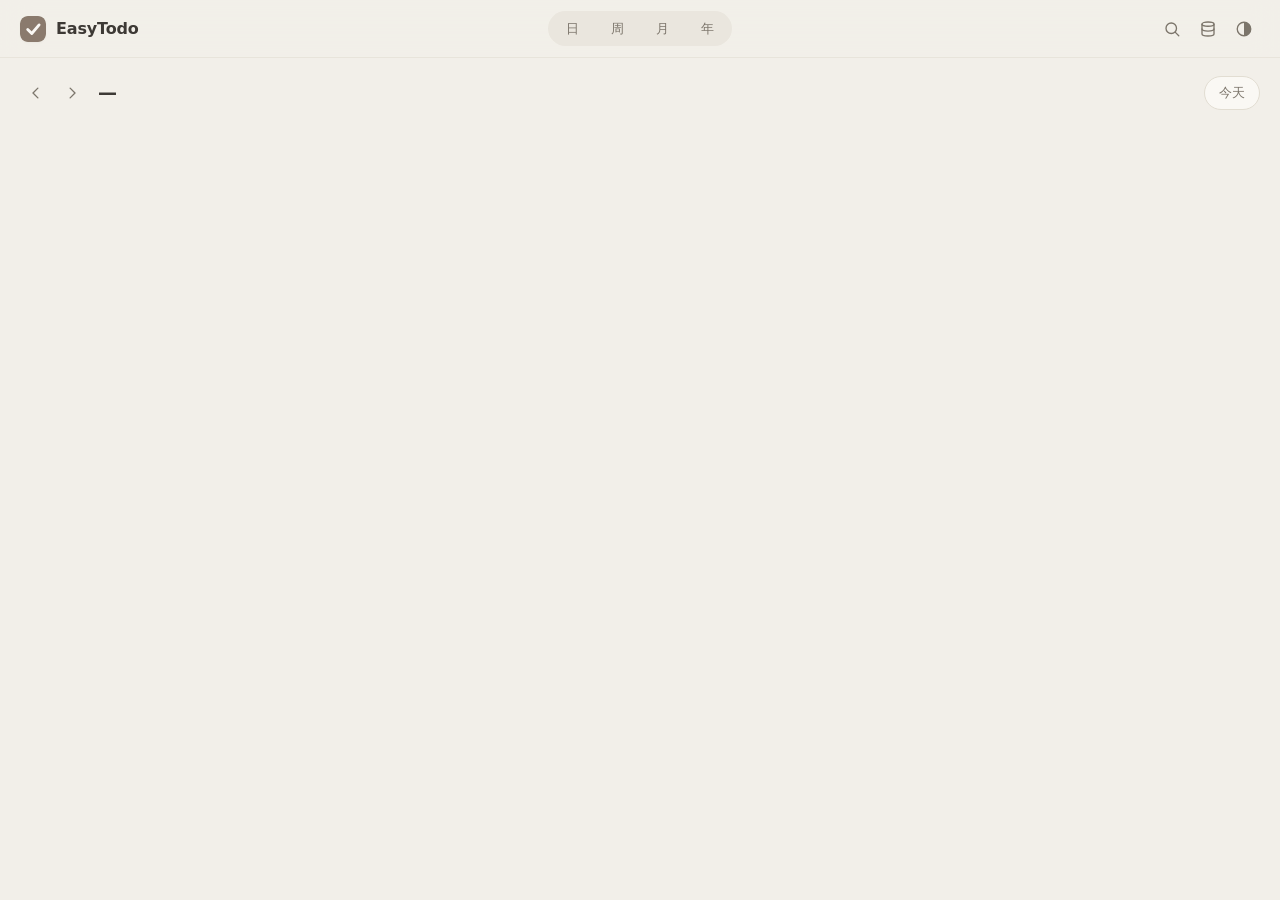
<file: index.html>
<!doctype html>
<html lang="zh-CN" data-theme="linen">
<head>
<meta charset="utf-8">
<meta name="viewport" content="width=device-width,initial-scale=1,viewport-fit=cover">
<title>EasyTodo · 极简待办</title>
<meta name="description" content="EasyTodo —— 快速、离线、莫兰迪配色的极简待办清单">
<meta name="color-scheme" content="light dark">
<link rel="icon" href='data:image/svg+xml,<svg xmlns="http://www.w3.org/2000/svg" viewBox="0 0 64 64"><rect width="64" height="64" rx="16" fill="%238A7A6D"/><path d="M19 33l10 10 18-21" stroke="%23FAF8F4" stroke-width="7" fill="none" stroke-linecap="round" stroke-linejoin="round"/></svg>'>
<script>
/* 首帧前恢复上次主题，避免闪白 */
try{var _s=JSON.parse(localStorage.getItem("easytodo.settings.v1"));if(_s&&_s.theme)document.documentElement.setAttribute("data-theme",_s.theme)}catch(e){}
</script>
<link rel="stylesheet" href="css/base.css">
<link rel="stylesheet" href="css/app.css">
<link rel="stylesheet" href="css/calendar.css">
<script defer src="js/utils.js"></script>
<script defer src="js/store.js"></script>
<script defer src="js/filestore.js"></script>
<script defer src="js/theme.js"></script>
<script defer src="js/view-day.js"></script>
<script defer src="js/view-week.js"></script>
<script defer src="js/view-month.js"></script>
<script defer src="js/view-year.js"></script>
<script defer src="js/app.js"></script>
</head>
<body>
<div id="app">
  <header class="topbar">
    <div class="brand">
      <svg class="logo" viewBox="0 0 64 64" aria-hidden="true"><rect width="64" height="64" rx="16" fill="var(--accent)"/><path d="M19 33l10 10 18-21" stroke="var(--on-accent)" stroke-width="7" fill="none" stroke-linecap="round" stroke-linejoin="round"/></svg>
      <span class="brand-name">EasyTodo</span>
    </div>
    <nav class="tabs" id="tabs" aria-label="视图切换">
      <button class="tab" data-view="day">日</button>
      <button class="tab" data-view="week">周</button>
      <button class="tab" data-view="month">月</button>
      <button class="tab" data-view="year">年</button>
    </nav>
    <div class="actions">
      <button class="icon-btn" id="btn-search" title="搜索（/）" aria-label="搜索">
        <svg viewBox="0 0 24 24"><circle cx="11" cy="11" r="7"/><path d="M16.5 16.5 21 21"/></svg>
      </button>
      <div class="theme-wrap" id="data-wrap">
        <button class="icon-btn" id="btn-data" title="数据存储" aria-label="数据存储" aria-haspopup="true">
          <svg viewBox="0 0 24 24"><ellipse cx="12" cy="5.5" rx="8" ry="2.8"/><path d="M4 5.5V18.5c0 1.55 3.58 2.8 8 2.8s8-1.25 8-2.8V5.5"/><path d="M4 12c0 1.55 3.58 2.8 8 2.8s8-1.25 8-2.8"/></svg>
        </button>
      </div>
      <div class="theme-wrap" id="theme-wrap">
        <button class="icon-btn" id="btn-theme" title="切换主题" aria-label="切换主题" aria-haspopup="true">
          <svg viewBox="0 0 24 24"><circle cx="12" cy="12" r="9"/><path class="fill" d="M12 3a9 9 0 0 1 0 18Z"/></svg>
        </button>
      </div>
    </div>
  </header>

  <div class="toolbar">
    <div class="toolbar-inner">
      <button class="icon-btn" id="btn-prev" title="上一个（←）" aria-label="上一周期">
        <svg viewBox="0 0 24 24"><path d="M14.5 5.5 8 12l6.5 6.5"/></svg>
      </button>
      <button class="icon-btn" id="btn-next" title="下一个（→）" aria-label="下一周期">
        <svg viewBox="0 0 24 24"><path d="M9.5 5.5 16 12l-6.5 6.5"/></svg>
      </button>
      <h1 class="period" id="period-title">—</h1>
      <span class="today-badge" id="today-badge" hidden>今天</span>
      <span class="spacer"></span>
      <button class="pill-btn" id="btn-today">今天</button>
    </div>
  </div>

  <main id="content" class="view"></main>
</div>

<div id="toast" role="status" aria-live="polite">
  <span id="toast-msg"></span>
  <button id="toast-act" hidden></button>
</div>

<noscript><p style="text-align:center;padding:48px;font-size:15px">EasyTodo 需要启用 JavaScript 才能运行。</p></noscript>
</body>
</html>
</file>
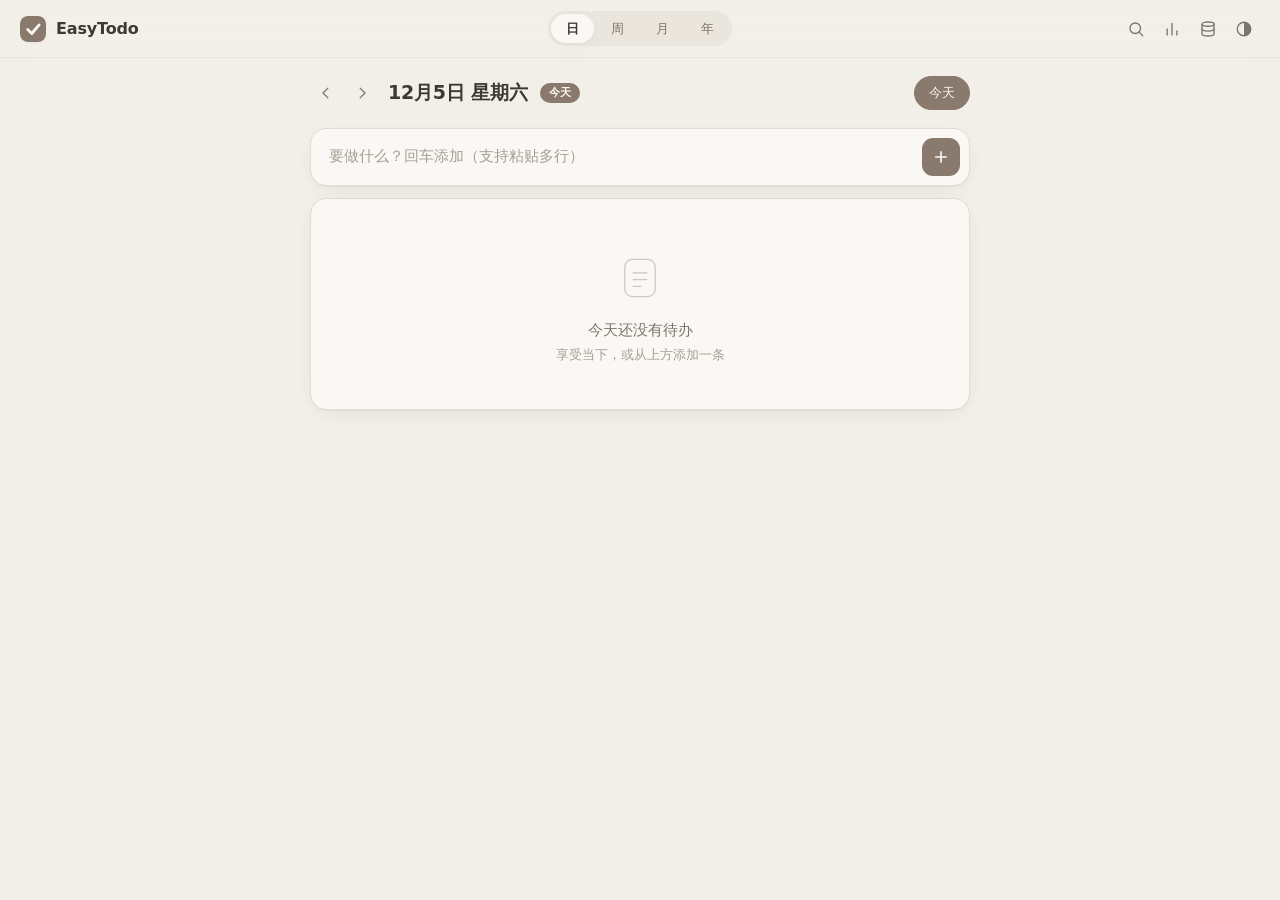
<file: EasyTodo.html>
<!doctype html>
<html lang="zh-CN" data-theme="linen">
<head>
<meta charset="utf-8">
<meta name="viewport" content="width=device-width,initial-scale=1,viewport-fit=cover">
<title>EasyTodo · 极简待办</title>
<meta name="description" content="EasyTodo —— 快速、离线、莫兰迪配色的极简待办清单">
<meta name="color-scheme" content="light dark">
<!-- 应用图标来源：阿里巴巴矢量图标库 iconfont，作者 Pudge1996
     https://www.iconfont.cn/user/detail?spm=a313x.search_index.0.d214f71f6.a36a3a81Rodd0R&uid=200154&nid=kkxEzm7HSVJs
     替换图标：保持文件名 EasyTodo.ico 不变，覆盖 ico/EasyTodo.ico 即可 -->
<link rel="icon" href="ico/EasyTodo.ico">
<script>
/* 首帧前恢复上次主题，避免闪白 */
try{var _s=JSON.parse(localStorage.getItem("easytodo.settings.v1"));if(_s&&_s.theme)document.documentElement.setAttribute("data-theme",_s.theme)}catch(e){}
</script>
<link rel="stylesheet" href="css/base.css">
<link rel="stylesheet" href="css/app.css">
<link rel="stylesheet" href="css/calendar.css">
<link rel="stylesheet" href="css/stats.css">
<script defer src="js/utils.js"></script>
<script defer src="js/store.js"></script>
<script defer src="js/filestore.js"></script>
<script defer src="js/theme.js"></script>
<script defer src="js/view-day.js"></script>
<script defer src="js/view-week.js"></script>
<script defer src="js/view-month.js"></script>
<script defer src="js/view-year.js"></script>
<script defer src="js/rail.js"></script>
<script defer src="js/stats.js"></script>
<script defer src="js/app.js"></script>
</head>
<body>
<div id="app">
  <header class="topbar">
    <div class="brand">
      <svg class="logo" viewBox="0 0 64 64" aria-hidden="true"><rect width="64" height="64" rx="16" fill="var(--accent)"/><path d="M19 33l10 10 18-21" stroke="var(--on-accent)" stroke-width="7" fill="none" stroke-linecap="round" stroke-linejoin="round"/></svg>
      <span class="brand-name">EasyTodo</span>
    </div>
    <nav class="tabs" id="tabs" aria-label="视图切换">
      <button class="tab" data-view="day">日</button>
      <button class="tab" data-view="week">周</button>
      <button class="tab" data-view="month">月</button>
      <button class="tab" data-view="year">年</button>
    </nav>
    <div class="actions">
      <button class="icon-btn" id="btn-search" title="搜索（/）" aria-label="搜索">
        <svg viewBox="0 0 24 24"><circle cx="11" cy="11" r="7"/><path d="M16.5 16.5 21 21"/></svg>
      </button>
      <button class="icon-btn" id="btn-stats" title="数据统计" aria-label="数据统计">
        <svg viewBox="0 0 24 24"><path d="M5.5 20V12"/><path d="M12 20V4.5"/><path d="M18.5 20v-5.5"/></svg>
      </button>
      <div class="theme-wrap" id="data-wrap">
        <button class="icon-btn" id="btn-data" title="数据存储" aria-label="数据存储" aria-haspopup="true">
          <svg viewBox="0 0 24 24"><ellipse cx="12" cy="5.5" rx="8" ry="2.8"/><path d="M4 5.5V18.5c0 1.55 3.58 2.8 8 2.8s8-1.25 8-2.8V5.5"/><path d="M4 12c0 1.55 3.58 2.8 8 2.8s8-1.25 8-2.8"/></svg>
        </button>
      </div>
      <div class="theme-wrap" id="theme-wrap">
        <button class="icon-btn" id="btn-theme" title="切换主题" aria-label="切换主题" aria-haspopup="true">
          <svg viewBox="0 0 24 24"><circle cx="12" cy="12" r="9"/><path class="fill" d="M12 3a9 9 0 0 1 0 18Z"/></svg>
        </button>
      </div>
    </div>
  </header>

  <div class="toolbar">
    <div class="toolbar-inner">
      <button class="icon-btn" id="btn-prev" title="上一个（←）" aria-label="上一周期">
        <svg viewBox="0 0 24 24"><path d="M14.5 5.5 8 12l6.5 6.5"/></svg>
      </button>
      <button class="icon-btn" id="btn-next" title="下一个（→）" aria-label="下一周期">
        <svg viewBox="0 0 24 24"><path d="M9.5 5.5 16 12l-6.5 6.5"/></svg>
      </button>
      <h1 class="period" id="period-title">—</h1>
      <span class="today-badge" id="today-badge" hidden>今天</span>
      <span class="spacer"></span>
      <button class="pill-btn" id="btn-today">今天</button>
    </div>
  </div>

  <!-- 双翼侧栏（≥1240px 宽屏显示）：左=日历导航 · 右=今日概览 -->
  <aside id="rail-left" class="rail" aria-label="日历导航"></aside>

  <main id="content" class="view"></main>

  <aside id="rail-right" class="rail" aria-label="今日概览"></aside>
</div>

<!-- 数据统计页：全屏覆盖层（专属页面，含返回按钮；内容由 stats.js 渲染） -->
<section id="stats-page" hidden aria-label="数据统计">
  <header class="sp-top">
    <div class="sp-top-in">
      <button class="sp-back" id="stats-back" type="button">
        <svg viewBox="0 0 24 24"><path d="M14.5 5.5 8 12l6.5 6.5"/></svg>
        <span>返回</span>
      </button>
      <h2 class="sp-title">数据统计</h2>
      <span class="sp-total" id="sp-total"></span>
    </div>
  </header>
  <div class="sp-body" id="sp-body"></div>
</section>

<div id="toast" role="status" aria-live="polite">
  <span id="toast-msg"></span>
  <button id="toast-act" hidden></button>
</div>

<noscript><p style="text-align:center;padding:48px;font-size:15px">EasyTodo 需要启用 JavaScript 才能运行。</p></noscript>
</body>
</html>
</file>
<file: css/base.css>
/* ============================================================
   EasyTodo · base.css
   重置样式 · 设计令牌 · 莫兰迪主题（4 明 2 暗）
   ============================================================ */

*, *::before, *::after { box-sizing: border-box; }

/* hidden 属性必须始终生效（防止组件的 display 覆盖 UA 的 display:none） */
[hidden] { display: none !important; }

html {
  -webkit-text-size-adjust: 100%;
  background: var(--bg);
}

body {
  margin: 0;
  font-family: var(--font);
  font-size: 15px;
  line-height: 1.5;
  color: var(--text);
  background: var(--bg);
  -webkit-font-smoothing: antialiased;
  text-rendering: optimizeLegibility;
  min-height: 100vh;
  transition: background-color .35s ease, color .35s ease;
}

h1, h2, h3, p, figure { margin: 0; }
ul, ol { margin: 0; padding: 0; list-style: none; }
button, input, textarea, select { font: inherit; color: inherit; }
button { background: none; border: 0; padding: 0; cursor: pointer; }
input { outline: 0; }
svg { display: block; }
i { font-style: normal; }

::selection { background: var(--accent-soft); }
:focus-visible { outline: 2px solid var(--accent); outline-offset: 2px; }

* { scrollbar-width: thin; scrollbar-color: var(--border-strong) transparent; }
::-webkit-scrollbar { width: 9px; height: 9px; }
::-webkit-scrollbar-thumb {
  background: var(--border-strong);
  border-radius: 8px;
  border: 2px solid transparent;
  background-clip: content-box;
}
::-webkit-scrollbar-track { background: transparent; }

/* ---------- 全局令牌 ---------- */
:root {
  --font: system-ui, -apple-system, "Segoe UI", Roboto, "PingFang SC", "Hiragino Sans GB", "Microsoft YaHei UI", "Microsoft YaHei", sans-serif;
  --radius-s: 8px;
  --radius: 12px;
  --radius-l: 16px;
  --dur: .22s;
  --ease: cubic-bezier(.22, 1, .36, 1);
}

/* ---------- 莫兰迪主题 ---------- */

/* 亚麻米（默认 · 明） */
:root, [data-theme="linen"] {
  color-scheme: light;
  --bg: #F2EFE9;
  --surface: #FAF8F4;
  --surface-2: #EAE6DE;
  --border: #E2DDD2;
  --border-strong: #CFC7B8;
  --text: #3D3935;
  --text-2: #7C756B;
  --text-3: #A79E92;
  --accent: #8A7A6D;
  --on-accent: #FAF8F4;
  --accent-soft: rgba(138, 122, 109, .12);
  --danger: #B5736C;
  --c1: #C4A6A2; --c2: #A6B09B; --c3: #9DB0BC; --c4: #B0A4B6; --c5: #CDB894; --c6: #C69B80;
  --glow-1: rgba(196, 166, 162, .24);
  --glow-2: rgba(157, 176, 188, .20);
  --shadow-1: 0 1px 2px rgba(61,57,53,.04), 0 6px 24px -10px rgba(61,57,53,.14);
  --shadow-2: 0 16px 48px -12px rgba(61,57,53,.28);
}

/* 豆沙粉（明） */
[data-theme="rose"] {
  color-scheme: light;
  --bg: #F3EDEB;
  --surface: #FBF7F5;
  --surface-2: #EBE0DC;
  --border: #E6D9D4;
  --border-strong: #D4C0BA;
  --text: #43393A;
  --text-2: #867371;
  --text-3: #AC9A96;
  --accent: #AC7F7C;
  --on-accent: #FBF7F5;
  --accent-soft: rgba(172, 127, 124, .13);
  --danger: #B5736C;
  --c1: #C4A0A0; --c2: #A9B0A1; --c3: #9DAEBE; --c4: #B1A2B8; --c5: #D2BC97; --c6: #C89B84;
  --glow-1: rgba(196, 160, 160, .26);
  --glow-2: rgba(205, 188, 151, .18);
  --shadow-1: 0 1px 2px rgba(67,57,58,.04), 0 6px 24px -10px rgba(67,57,58,.14);
  --shadow-2: 0 16px 48px -12px rgba(67,57,58,.28);
}

/* 鼠尾草（明） */
[data-theme="sage"] {
  color-scheme: light;
  --bg: #EEF1EC;
  --surface: #F8FAF6;
  --surface-2: #E1E7DC;
  --border: #DCE2D4;
  --border-strong: #C6CFC0;
  --text: #3A4034;
  --text-2: #77816F;
  --text-3: #9DA694;
  --accent: #75886F;
  --on-accent: #F8FAF6;
  --accent-soft: rgba(117, 136, 111, .13);
  --danger: #B5736C;
  --c1: #C2A3A0; --c2: #A3B295; --c3: #98AEBD; --c4: #AC9FB6; --c5: #C9B78E; --c6: #C09B7F;
  --glow-1: rgba(163, 178, 149, .26);
  --glow-2: rgba(157, 176, 188, .16);
  --shadow-1: 0 1px 2px rgba(58,64,52,.04), 0 6px 24px -10px rgba(58,64,52,.14);
  --shadow-2: 0 16px 48px -12px rgba(58,64,52,.28);
}

/* 晨雾蓝（明） */
[data-theme="mist"] {
  color-scheme: light;
  --bg: #EEF0F2;
  --surface: #F9FAFB;
  --surface-2: #E3E7EB;
  --border: #DDE2E7;
  --border-strong: #C9D1D8;
  --text: #363B41;
  --text-2: #737C85;
  --text-3: #9AA3AC;
  --accent: #7C8FA0;
  --on-accent: #F9FAFB;
  --accent-soft: rgba(124, 143, 160, .13);
  --danger: #B5736C;
  --c1: #C2A3A0; --c2: #A3B295; --c3: #9DB0BC; --c4: #AC9FB6; --c5: #C9B78E; --c6: #C09B7F;
  --glow-1: rgba(157, 176, 188, .26);
  --glow-2: rgba(196, 166, 162, .16);
  --shadow-1: 0 1px 2px rgba(54,59,65,.04), 0 6px 24px -10px rgba(54,59,65,.14);
  --shadow-2: 0 16px 48px -12px rgba(54,59,65,.28);
}

/* 夜 · 墨（暗 · 暖炭） */
[data-theme="ink"] {
  color-scheme: dark;
  --bg: #232227;
  --surface: #2B2A30;
  --surface-2: #34333A;
  --border: #3A3941;
  --border-strong: #4C4B55;
  --text: #E8E4DC;
  --text-2: #A8A29A;
  --text-3: #7B756D;
  --accent: #A8988A;
  --on-accent: #232227;
  --accent-soft: rgba(168, 152, 138, .16);
  --danger: #C98D86;
  --c1: #B58F8B; --c2: #93A28B; --c3: #8AA0B0; --c4: #9C8FA6; --c5: #B4A17F; --c6: #B28A6E;
  --glow-1: rgba(181, 143, 139, .09);
  --glow-2: rgba(138, 160, 176, .09);
  --shadow-1: 0 1px 2px rgba(0,0,0,.30), 0 8px 28px -10px rgba(0,0,0,.42);
  --shadow-2: 0 18px 52px -12px rgba(0,0,0,.60);
}

/* 夜 · 雾蓝（暗 · 冷调） */
[data-theme="ocean"] {
  color-scheme: dark;
  --bg: #20242B;
  --surface: #282D36;
  --surface-2: #313844;
  --border: #38404C;
  --border-strong: #4B5563;
  --text: #E2E6EA;
  --text-2: #9AA5B1;
  --text-3: #6F7A87;
  --accent: #8FA3B3;
  --on-accent: #20242B;
  --accent-soft: rgba(143, 163, 179, .16);
  --danger: #C98D86;
  --c1: #B08A88; --c2: #90A48F; --c3: #88A0B4; --c4: #9A8DA8; --c5: #B0A07E; --c6: #B08566;
  --glow-1: rgba(136, 160, 180, .11);
  --glow-2: rgba(176, 138, 136, .08);
  --shadow-1: 0 1px 2px rgba(0,0,0,.30), 0 8px 28px -10px rgba(0,0,0,.42);
  --shadow-2: 0 18px 52px -12px rgba(0,0,0,.60);
}

/* 背景氛围光 */
body::before {
  content: "";
  position: fixed;
  inset: 0;
  z-index: -1;
  pointer-events: none;
  background:
    radial-gradient(640px 320px at 88% -60px, var(--glow-1), transparent 70%),
    radial-gradient(560px 300px at -80px 24%, var(--glow-2), transparent 70%);
}

/* 主题切换时的全局颜色过渡 */
body.theming, body.theming *, body.theming *::before, body.theming *::after {
  transition: background-color .35s ease, color .35s ease,
              border-color .35s ease, box-shadow .35s ease, fill .35s ease, stroke .35s ease !important;
}

/* 动效减弱 */
@media (prefers-reduced-motion: reduce) {
  *, *::before, *::after {
    animation-duration: .01ms !important;
    animation-iteration-count: 1 !important;
    transition-duration: .01ms !important;
  }
}
</file>
<file: css/app.css>
/* ============================================================
   EasyTodo · app.css
   应用外壳 · 工具栏 · 日视图 · 搜索 · Toast · 主题弹层
   ============================================================ */

/* ---------- 顶栏 ---------- */
.topbar {
  position: sticky;
  top: 0;
  z-index: 20;
  display: grid;
  grid-template-columns: 1fr auto 1fr;
  align-items: center;
  gap: 12px;
  height: 58px;
  padding: 0 20px;
  background: color-mix(in srgb, var(--bg) 82%, transparent);
  -webkit-backdrop-filter: blur(14px) saturate(1.4);
  backdrop-filter: blur(14px) saturate(1.4);
  border-bottom: 1px solid color-mix(in srgb, var(--border) 62%, transparent);
}

.brand {
  display: flex;
  align-items: center;
  gap: 10px;
  font-weight: 700;
  font-size: 16px;
  letter-spacing: -.01em;
  justify-self: start;
}
.logo { width: 26px; height: 26px; border-radius: 8px; box-shadow: var(--shadow-1); }

.tabs {
  display: flex;
  gap: 2px;
  padding: 3px;
  border-radius: 999px;
  background: var(--surface-2);
}
.tab {
  padding: 5px 15px;
  border-radius: 999px;
  font-size: 13px;
  color: var(--text-2);
  transition: background-color var(--dur), color var(--dur), box-shadow var(--dur);
}
.tab:hover { color: var(--text); }
.tab.on {
  background: var(--surface);
  color: var(--text);
  font-weight: 600;
  box-shadow: var(--shadow-1);
}

.actions {
  display: flex;
  align-items: center;
  gap: 4px;
  justify-self: end;
}

.icon-btn {
  width: 32px;
  height: 32px;
  border-radius: 9px;
  display: grid;
  place-items: center;
  color: var(--text-2);
  transition: background-color var(--dur), color var(--dur);
}
.icon-btn:hover { background: var(--surface-2); color: var(--text); }
.icon-btn svg {
  width: 18px;
  height: 18px;
  fill: none;
  stroke: currentColor;
  stroke-width: 1.8;
  stroke-linecap: round;
  stroke-linejoin: round;
}
.icon-btn svg .fill { fill: currentColor; stroke: none; }

.theme-wrap { position: relative; }

/* 主题弹层 */
.theme-pop {
  position: absolute;
  right: 0;
  top: 42px;
  min-width: 196px;
  display: grid;
  grid-template-columns: 1fr 1fr;
  gap: 2px;
  padding: 6px;
  background: var(--surface);
  border: 1px solid var(--border);
  border-radius: 14px;
  box-shadow: var(--shadow-2);
  z-index: 40;
  animation: pop-in .18s var(--ease);
}
.swatch {
  display: flex;
  align-items: center;
  gap: 8px;
  padding: 8px 10px;
  border-radius: 9px;
  font-size: 12.8px;
  color: var(--text-2);
  white-space: nowrap;
  transition: background-color var(--dur), color var(--dur);
}
.swatch:hover { background: var(--surface-2); color: var(--text); }
.swatch.on { background: var(--accent-soft); color: var(--text); font-weight: 600; }
.swatch .dots { display: flex; }
.swatch .dots i {
  width: 13px; height: 13px;
  border-radius: 50%;
  border: 1.5px solid color-mix(in srgb, var(--surface) 70%, transparent);
}
.swatch .dots i:first-child { margin-right: -5px; }

/* 数据面板 */
.data-pop {
  position: absolute;
  right: 0;
  top: 42px;
  min-width: 256px;
  display: flex;
  flex-direction: column;
  gap: 7px;
  padding: 12px;
  background: var(--surface);
  border: 1px solid var(--border);
  border-radius: 14px;
  box-shadow: var(--shadow-2);
  z-index: 40;
  animation: pop-in .18s var(--ease);
}
.dp-status {
  display: flex;
  align-items: center;
  gap: 8px;
  font-size: 12.5px;
  color: var(--text-2);
  padding-bottom: 8px;
  border-bottom: 1px solid var(--border);
}
.dp-dot {
  flex: none;
  width: 8px;
  height: 8px;
  border-radius: 50%;
  background: var(--text-3);
}
.dp-dot.ok { background: var(--c2); }
.dp-dot.warn { background: var(--c5); }

.dp-main {
  padding: 8px 10px;
  border-radius: 9px;
  background: var(--accent);
  color: var(--on-accent);
  font-size: 13px;
  font-weight: 600;
  text-align: center;
  transition: filter var(--dur);
}
.dp-main:hover { filter: brightness(1.06); }
.dp-main.ghost { background: var(--surface-2); color: var(--text); }

.dp-actions { display: flex; gap: 5px; }
.dp-btn {
  flex: 1;
  padding: 7px 6px;
  border-radius: 8px;
  border: 1px solid var(--border);
  font-size: 12.3px;
  color: var(--text-2);
  white-space: nowrap;
  transition: color var(--dur), border-color var(--dur), background-color var(--dur);
}
.dp-btn:hover:not(:disabled) {
  color: var(--text);
  border-color: var(--border-strong);
  background: var(--surface-2);
}
.dp-btn:disabled { opacity: .4; cursor: not-allowed; }

.dp-link {
  font-size: 11.5px;
  color: var(--text-3);
  text-decoration: underline;
  text-underline-offset: 3px;
  align-self: center;
}
.dp-link:hover { color: var(--danger); }

.dp-note {
  font-size: 11px;
  line-height: 1.6;
  color: var(--text-3);
  border-top: 1px dashed var(--border);
  padding-top: 8px;
}

/* ---------- 工具栏 ---------- */
.toolbar { padding: 18px 0 6px; }
.toolbar-inner {
  margin: 0 auto;
  display: flex;
  align-items: center;
  gap: 4px;
  padding: 0 20px;
}
.period {
  font-size: 19px;
  font-weight: 650;
  letter-spacing: -.01em;
  margin-left: 6px;
  font-variant-numeric: tabular-nums;
}
.today-badge {
  font-size: 11px;
  font-weight: 600;
  padding: 2px 9px;
  margin-left: 8px;
  border-radius: 999px;
  background: var(--accent);
  color: var(--on-accent);
}
.spacer { flex: 1; }

.pill-btn {
  padding: 6px 14px;
  border-radius: 999px;
  border: 1px solid var(--border);
  background: var(--surface);
  color: var(--text-2);
  font-size: 13px;
  transition: color var(--dur), border-color var(--dur), background-color var(--dur);
}
.pill-btn:hover { color: var(--text); border-color: var(--border-strong); }
.pill-btn.on {
  background: var(--accent);
  border-color: var(--accent);
  color: var(--on-accent);
}

/* ---------- 视图容器宽度 ---------- */
.view { margin: 0 auto; padding: 12px 20px 90px; }
body[data-view="day"]   .view { max-width: 700px; }
body[data-view="week"]  .view { max-width: 1120px; }
body[data-view="month"] .view { max-width: 980px; }
body[data-view="year"]  .view { max-width: 1120px; }
body[data-view="day"]   .toolbar-inner { max-width: 700px; }
body[data-view="week"]  .toolbar-inner { max-width: 1120px; }
body[data-view="month"] .toolbar-inner { max-width: 980px; }
body[data-view="year"]  .toolbar-inner { max-width: 1120px; }

/* ---------- 通用卡片 ---------- */
.card {
  background: var(--surface);
  border: 1px solid var(--border);
  border-radius: var(--radius-l);
  box-shadow: var(--shadow-1);
}

/* ---------- 日视图 ---------- */
.day-meta {
  display: flex;
  align-items: center;
  gap: 14px;
  margin: 2px 2px 12px;
}
.day-meta .num {
  font-size: 12.5px;
  color: var(--text-2);
  white-space: nowrap;
  font-variant-numeric: tabular-nums;
}
/* 过去日期的一键顺延按钮 */
.day-meta .carry-btn {
  flex-shrink: 0;
  padding: 4px 12px;
  font-size: 12px;
}
.progress {
  flex: 1;
  height: 4px;
  border-radius: 3px;
  background: var(--surface-2);
  overflow: hidden;
}
.progress > i {
  display: block;
  height: 100%;
  border-radius: 3px;
  background: var(--accent);
  transition: width .45s var(--ease), background-color .35s ease;
}

.add-card {
  display: flex;
  align-items: center;
  gap: 8px;
  padding: 9px 9px 9px 16px;
  margin-bottom: 12px;
}
.add-card input {
  flex: 1;
  min-width: 0;
  border: 0;
  background: none;
  font-size: 15px;
  color: var(--text);
}
.add-card input::placeholder { color: var(--text-3); }
.add-card.shake { animation: shake .35s ease; }
@keyframes shake {
  20% { transform: translateX(-4px); }
  45% { transform: translateX(4px); }
  70% { transform: translateX(-2px); }
  90% { transform: translateX(2px); }
}
.add-btn {
  flex: none;
  width: 38px;
  height: 38px;
  border-radius: 11px;
  display: grid;
  place-items: center;
  background: var(--accent);
  color: var(--on-accent);
  transition: transform .15s var(--ease), filter var(--dur);
}
.add-btn:hover { filter: brightness(1.06); }
.add-btn:active { transform: scale(.92); }
.add-btn svg {
  width: 18px; height: 18px;
  fill: none; stroke: currentColor;
  stroke-width: 2.2; stroke-linecap: round;
}

/* 过去日期锁定态 + 补记模式开关 */
.add-card.locked input { color: var(--text-3); cursor: not-allowed; }
.add-card.locked .add-btn { opacity: .35; pointer-events: none; }
.bf-btn { flex: none; padding: 4px 11px; font-size: 12px; }
.check:disabled { cursor: default; }
.check:disabled:active { transform: none; }
.check:disabled:hover { border-color: var(--accent); }

/* 补记时间选择弹窗 */
.bf-mask {
  position: fixed;
  inset: 0;
  z-index: 70;
  background: var(--mask, rgba(30, 25, 20, .35));
  display: flex;
  align-items: center;
  justify-content: center;
  padding: 20px;
  animation: bf-in .18s ease;
}
@keyframes bf-in { from { opacity: 0; } }
.bf-card { width: min(340px, 94vw); padding: 18px 18px 14px; }
.bf-head { font-size: 15.5px; margin: 0 0 2px; }
.bf-sub { font-size: 12px; color: var(--text-3); margin: 0 0 12px; }
.bf-title {
  width: 100%;
  border: 1px solid var(--border);
  border-radius: 9px;
  padding: 8px 10px;
  font-size: 14px;
  color: var(--text);
  background: var(--surface);
  margin-bottom: 10px;
}
.bf-title:focus { border-color: var(--accent); }
.bf-row {
  position: relative;
  display: flex;
  align-items: center;
  gap: 8px;
  margin-top: 6px;
}
.bf-row::before {
  content: '';
  position: absolute;
  left: 44px;
  right: 4px;
  top: 50%;
  height: 38px;
  transform: translateY(-50%);
  background: var(--surface-2);
  border-radius: 9px;
  pointer-events: none;
}
.bf-label {
  flex: none;
  width: 36px;
  text-align: right;
  font-size: 13px;
  color: var(--text-2);
}
.bf-err { color: var(--danger); font-size: 12px; margin: 8px 0 0; }
.bf-foot { display: flex; justify-content: flex-end; gap: 8px; margin-top: 14px; }
.bf-save:disabled { opacity: .45; cursor: default; }

/* 滚轮 */
.wheel {
  width: 58px;
  height: 190px; /* 5 × 38 */
  overflow-y: auto;
  scroll-snap-type: y mandatory;
  text-align: center;
  scrollbar-width: none;
  -webkit-mask-image: linear-gradient(transparent, #000 28%, #000 72%, transparent);
  mask-image: linear-gradient(transparent, #000 28%, #000 72%, transparent);
}
.wheel::-webkit-scrollbar { display: none; }
.wheel-pad { height: 76px; } /* 2 × 38，让首尾项可居中 */
.wheel-item {
  height: 38px;
  line-height: 38px;
  font-size: 15px;
  font-variant-numeric: tabular-nums;
  color: var(--text-3);
  scroll-snap-align: center;
  cursor: ns-resize;
  transition: color .15s;
}
.wheel-item.sel { color: var(--text); font-weight: 650; }

/* ---------- 输入联想 ---------- */
.add-card { position: relative; }
.suggest {
  position: absolute;
  left: 10px;
  right: 10px;
  top: calc(100% + 6px);
  z-index: 30;
  background: var(--surface);
  border: 1px solid var(--border);
  border-radius: 12px;
  box-shadow: var(--shadow-lg, 0 12px 32px rgba(40, 32, 24, .16));
  padding: 5px;
  display: flex;
  flex-direction: column;
  overflow: hidden;
  animation: sug-in .14s ease;
}
@keyframes sug-in { from { opacity: 0; transform: translateY(-4px); } }
.s-item {
  text-align: left;
  border: 0;
  background: none;
  padding: 8px 11px;
  border-radius: 8px;
  font-size: 13.5px;
  color: var(--text-2);
  cursor: pointer;
  white-space: nowrap;
  overflow: hidden;
  text-overflow: ellipsis;
}
.s-item.hl { background: var(--surface-2); color: var(--text); }

/* ---------- 拖拽排序 ---------- */
.todo { position: relative; }
.todo.dragging { opacity: .35; }
.todo.drop-above::before,
.todo.drop-below::after {
  content: '';
  position: absolute;
  left: 10px;
  right: 10px;
  height: 2px;
  border-radius: 2px;
  background: var(--accent);
  z-index: 2;
  pointer-events: none;
}
.todo.drop-above::before { top: -6px; }
.todo.drop-below::after { bottom: -6px; }

/* ---------- 今日提醒卡：过去还有未完成 ---------- */
.overdue-card { padding: 0; overflow: hidden; }
.od-head { display: flex; align-items: center; gap: 8px; padding: 11px 14px; }
.od-toggle {
  display: flex;
  align-items: center;
  gap: 9px;
  flex: 1;
  min-width: 0;
  background: none;
  border: 0;
  padding: 0;
  cursor: pointer;
  color: var(--text);
  font: inherit;
}
.od-badge {
  flex: none;
  min-width: 22px;
  height: 22px;
  padding: 0 6px;
  border-radius: 999px;
  background: var(--accent);
  color: var(--on-accent);
  font-size: 12.5px;
  font-weight: 700;
  display: grid;
  place-items: center;
}
.od-title { font-size: 13.5px; color: var(--text-2); }
.od-arrow {
  flex: none;
  width: 8px;
  height: 8px;
  border-right: 1.6px solid var(--text-3);
  border-bottom: 1.6px solid var(--text-3);
  transform: rotate(45deg) translateY(-2px);
  transition: transform .18s ease;
}
.overdue-card.open .od-arrow { transform: rotate(225deg) translateY(-1px); }
.od-all { flex: none; padding: 4px 11px; font-size: 12px; }
.od-list {
  display: none;
  margin: 0;
  padding: 2px 14px 12px;
  list-style: none;
  max-height: 240px;
  overflow-y: auto;
}
.overdue-card.open .od-list { display: block; }
.od-group { display: flex; flex-direction: column; gap: 2px; margin-top: 8px; }
.od-date { font-size: 11.5px; color: var(--text-3); }
.od-item {
  display: flex;
  align-items: center;
  gap: 8px;
  padding: 3px 0;
}
.od-t {
  flex: 1;
  min-width: 0;
  font-size: 13px;
  color: var(--text-2);
  white-space: nowrap;
  overflow: hidden;
  text-overflow: ellipsis;
}

/* ---------- 日期跳转迷你月历 ---------- */
#period-title.jumpy { cursor: pointer; border-bottom: 1px dashed transparent; transition: border-color .15s; }
#period-title.jumpy:hover { border-bottom-color: var(--text-3); }
.toolbar-inner { position: relative; }
.jump-pop {
  position: absolute;
  top: calc(100% + 8px);
  left: 50%;
  transform: translateX(-50%);
  z-index: 60;
  width: 272px;
  background: var(--surface);
  border: 1px solid var(--border);
  border-radius: 16px;
  box-shadow: var(--shadow-lg, 0 16px 40px rgba(40, 32, 24, .18));
  padding: 12px 12px 10px;
  animation: sug-in .16s ease;
}
.j-head { display: flex; align-items: center; justify-content: space-between; margin-bottom: 6px; }
.j-title { font-size: 13.5px; font-weight: 650; color: var(--text); }
.j-nav {
  width: 26px;
  height: 26px;
  border-radius: 8px;
  border: 0;
  background: none;
  color: var(--text-2);
  font-size: 15px;
  cursor: pointer;
  display: grid;
  place-items: center;
}
.j-nav:hover { background: var(--surface-2); color: var(--text); }
.j-weeks {
  display: grid;
  grid-template-columns: repeat(7, 1fr);
  margin-bottom: 2px;
}
.j-weeks span {
  text-align: center;
  font-size: 10.5px;
  color: var(--text-3);
  padding: 3px 0;
}
.j-grid { display: grid; grid-template-columns: repeat(7, 1fr); gap: 2px; }
.jc {
  aspect-ratio: 1;
  border: 0;
  border-radius: 8px;
  background: none;
  font-size: 12px;
  color: var(--text-2);
  cursor: pointer;
  display: grid;
  place-items: center;
  font-variant-numeric: tabular-nums;
  transition: background .12s;
}
.jc:hover { background: var(--surface-2); color: var(--text); }
.jc.other { color: var(--text-4, var(--text-3)); opacity: .45; }
.jc.cur { background: var(--surface-2); color: var(--text); font-weight: 650; }
.jc.today { box-shadow: inset 0 0 0 1.5px var(--accent); color: var(--accent); font-weight: 700; }
.j-today { width: 100%; margin-top: 8px; padding: 6px; font-size: 12.5px; }

/* ---------- 数据面板统计卡 ---------- */
.dp-stats {
  display: grid;
  grid-template-columns: repeat(4, 1fr);
  gap: 6px;
  margin-bottom: 12px;
}
.dp-stat {
  background: var(--surface-2);
  border-radius: 10px;
  padding: 8px 4px;
  text-align: center;
  display: flex;
  flex-direction: column;
  gap: 2px;
}
.dp-stat b {
  font-size: 15px;
  font-weight: 700;
  color: var(--text);
  font-variant-numeric: tabular-nums;
  white-space: nowrap;
}
.dp-stat span { font-size: 10.5px; color: var(--text-3); white-space: nowrap; }

.list-card { padding: 6px; }

/* 单条待办 */
.todo {
  display: flex;
  align-items: center;
  gap: 11px;
  padding: 11px 10px 11px 13px;
  border-radius: var(--radius);
  transition: background-color .15s, height .28s var(--ease),
              opacity .22s, padding .28s var(--ease);
}
.todo:hover { background: var(--surface-2); }
.todo.leaving {
  height: 0 !important;
  opacity: 0;
  padding-top: 0 !important;
  padding-bottom: 0 !important;
  overflow: hidden;
  pointer-events: none;
}
.todo.item-in { animation: item-in .32s var(--ease) both; }
@keyframes item-in {
  from { opacity: 0; transform: translateY(6px); }
  to   { opacity: 1; transform: none; }
}

.tick {
  flex: none;
  width: 4px;
  height: 17px;
  border-radius: 3px;
  background: var(--cc, var(--accent));
  transition: opacity .3s, background-color .3s;
}
.todo.done .tick { opacity: .35; }

.check {
  flex: none;
  width: 21px;
  height: 21px;
  border-radius: 7px;
  border: 1.5px solid var(--text-3);
  display: grid;
  place-items: center;
  transition: background-color .2s, border-color .2s, transform .15s var(--ease);
}
.check:hover { border-color: var(--accent); }
.check:active { transform: scale(.88); }
.check svg {
  width: 13px;
  height: 13px;
  fill: none;
  stroke: var(--on-accent);
  stroke-width: 2.8;
  stroke-linecap: round;
  stroke-linejoin: round;
  stroke-dasharray: 20;
  stroke-dashoffset: 20;
  transition: stroke-dashoffset .3s var(--ease) .05s;
}
.todo.done .check { background: var(--accent); border-color: var(--accent); }
.todo.done .check svg { stroke-dashoffset: 0; }

.todo .title {
  font-size: 14.8px;
  line-height: 1.45;
  word-break: break-word;
  transition: color .3s;
  cursor: default;
}
.todo.done .title {
  color: var(--text-3);
  text-decoration: line-through;
  text-decoration-thickness: 1px;
  text-decoration-color: var(--text-3);
}

.acts {
  margin-left: auto;
  display: flex;
  gap: 2px;
  opacity: 0;
  transition: opacity .15s;
}
.todo:hover .acts, .todo:focus-within .acts { opacity: 1; }
@media (hover: none) { .acts { opacity: .65; } }

.mini-btn {
  width: 26px;
  height: 26px;
  border-radius: 7px;
  display: grid;
  place-items: center;
  color: var(--text-3);
  transition: background-color .15s, color .15s;
}
.mini-btn:hover { background: var(--border); color: var(--text); }
.mini-btn.danger:hover { color: var(--danger); }
.mini-btn.move:hover { color: var(--accent); }
.mini-btn svg {
  width: 15px; height: 15px;
  fill: none; stroke: currentColor;
  stroke-width: 1.8; stroke-linecap: round; stroke-linejoin: round;
}

.edit-input {
  flex: 1;
  min-width: 0;
  background: none;
  border: 0;
  border-bottom: 1.5px solid var(--accent);
  font-size: 14.8px;
  padding: 2px 0;
  color: var(--text);
}

/* 分组标签 */
.group-label {
  display: flex;
  align-items: center;
  gap: 10px;
  padding: 14px 8px 6px;
  font-size: 11.5px;
  letter-spacing: .08em;
  color: var(--text-3);
  user-select: none;
}
.group-label::after { content: ""; flex: 1; height: 1px; background: var(--border); }

/* 空状态 */
.empty {
  text-align: center;
  padding: 46px 0 38px;
  color: var(--text-3);
}
.empty svg {
  width: 54px; height: 54px;
  margin: 0 auto 14px;
  fill: none;
  stroke: currentColor;
  stroke-width: 1.5;
  stroke-linecap: round;
  opacity: .55;
}
.empty .t1 { font-size: 15px; color: var(--text-2); font-weight: 550; }
.empty .t2 { font-size: 12.5px; margin-top: 5px; }

/* ---------- 喝彩动画粒子 ---------- */
.confetti {
  position: fixed;
  pointer-events: none;
  z-index: 90;
  border-radius: 2px;
}
.cheer {
  position: fixed;
  pointer-events: none;
  z-index: 90;
  font-size: 22px;
}

/* ---------- Toast ---------- */
#toast {
  position: fixed;
  left: 50%;
  bottom: 30px;
  z-index: 80;
  display: flex;
  align-items: center;
  gap: 14px;
  max-width: min(86vw, 480px);
  padding: 11px 18px;
  border-radius: 13px;
  background: var(--text);
  color: var(--bg);
  font-size: 13.5px;
  box-shadow: var(--shadow-2);
  opacity: 0;
  transform: translateX(-50%) translateY(10px);
  pointer-events: none;
  transition: opacity .3s var(--ease), transform .3s var(--ease);
}
#toast.show {
  opacity: 1;
  transform: translateX(-50%);
  pointer-events: auto;
}
#toast #toast-msg {
  overflow: hidden;
  text-overflow: ellipsis;
  white-space: nowrap;
}
#toast #toast-act {
  font-weight: 650;
  letter-spacing: .02em;
  text-decoration: underline;
  text-underline-offset: 3px;
  opacity: .9;
}
#toast #toast-act:hover { opacity: 1; }

/* ---------- 搜索浮层 ---------- */
.overlay {
  position: fixed;
  inset: 0;
  z-index: 60;
  display: none;
  justify-content: center;
  align-items: flex-start;
  padding: 12vh 16px 0;
  background: color-mix(in srgb, var(--text) 16%, transparent);
  -webkit-backdrop-filter: blur(6px);
  backdrop-filter: blur(6px);
}
.overlay.open { display: flex; }

.search-panel {
  width: min(580px, 100%);
  background: var(--surface);
  border: 1px solid var(--border);
  border-radius: 18px;
  box-shadow: var(--shadow-2);
  overflow: hidden;
  animation: pop-in .2s var(--ease);
}
@keyframes pop-in {
  from { opacity: 0; transform: translateY(-6px) scale(.98); }
  to   { opacity: 1; transform: none; }
}
.search-row {
  display: flex;
  align-items: center;
  gap: 10px;
  padding: 15px 18px;
}
.search-row svg {
  width: 18px; height: 18px;
  fill: none; stroke: var(--text-3);
  stroke-width: 1.8; stroke-linecap: round;
}
.search-row input {
  flex: 1;
  min-width: 0;
  border: 0;
  background: none;
  font-size: 15.5px;
  color: var(--text);
}
.search-row input::placeholder { color: var(--text-3); }
.search-row kbd {
  font-family: var(--font);
  font-size: 11px;
  color: var(--text-3);
  border: 1px solid var(--border);
  border-radius: 6px;
  padding: 2px 6px;
}
.search-hint, .search-empty {
  padding: 30px 18px;
  text-align: center;
  color: var(--text-3);
  font-size: 13px;
}
.results {
  max-height: 52vh;
  overflow-y: auto;
  border-top: 1px solid var(--border);
  padding: 6px;
}
.result {
  display: flex;
  align-items: center;
  gap: 10px;
  padding: 10px 12px;
  border-radius: 10px;
  font-size: 14px;
  cursor: pointer;
  transition: background-color .12s;
}
.result:hover { background: var(--surface-2); }
.result .rdate {
  flex: none;
  min-width: 96px;
  font-size: 12px;
  color: var(--text-2);
  font-variant-numeric: tabular-nums;
}
.result .rdate.today { color: var(--accent); font-weight: 650; }
.rdot {
  flex: none;
  width: 8px; height: 8px;
  border-radius: 50%;
  background: var(--cc, var(--accent));
}
.result .rtitle {
  flex: 1;
  min-width: 0;
  overflow: hidden;
  text-overflow: ellipsis;
  white-space: nowrap;
}
.result.done .rtitle {
  text-decoration: line-through;
  color: var(--text-3);
}

/* ---------- 双翼侧栏 ---------- */
/* 默认隐藏（<1400px），宽屏三栏布局见文末媒体查询 */
.rail { display: none; }

.rail-card {
  background: var(--surface);
  border: 1px solid var(--border);
  border-radius: var(--radius-l);
  box-shadow: var(--shadow-1);
  padding: 16px;
}
.rail-card + .rail-card { margin-top: 12px; }

/* —— 左栏：日历导航 —— */
.cal-head {
  display: flex;
  align-items: center;
  justify-content: space-between;
  margin-bottom: 4px;
}
.cal-title { font-size: 14px; font-weight: 650; font-variant-numeric: tabular-nums; }
.cal-nav {
  width: 28px;
  height: 28px;
  border-radius: 8px;
  color: var(--text-2);
  font-size: 16px;
  display: grid;
  place-items: center;
  transition: background-color .12s, color .12s;
}
.cal-nav:hover { background: var(--surface-2); color: var(--text); }
.cal-weeks, .cal-grid { display: grid; grid-template-columns: repeat(7, 1fr); }
.cal-weeks span {
  text-align: center;
  font-size: 11px;
  color: var(--text-3);
  padding: 2px 0 6px;
}
.cal-grid { gap: 2px; }
.rc {
  position: relative;
  aspect-ratio: 1;
  border-radius: 9px;
  font-size: 12.5px;
  color: var(--text-2);
  display: grid;
  place-items: center;
  font-variant-numeric: tabular-nums;
  transition: background-color .12s, color .12s;
}
.rc:hover { background: var(--surface-2); color: var(--text); }
.rc.other { opacity: .42; }
.rc.sel { background: var(--accent); color: var(--on-accent); font-weight: 650; }
.rc.today:not(.sel) {
  box-shadow: inset 0 0 0 1.4px var(--accent);
  color: var(--accent);
  font-weight: 700;
}
/* 有待办的日期：格底计数圆点（全部完成为灰） */
.rc i {
  position: absolute;
  bottom: 4px;
  left: 50%;
  width: 4px;
  height: 4px;
  border-radius: 50%;
  background: var(--accent);
  transform: translateX(-50%);
}
.rc i.part { background: var(--text-3); }
.rc.sel i { background: var(--on-accent); }
.cal-foot {
  display: flex;
  align-items: center;
  justify-content: space-between;
  margin-top: 8px;
  padding-top: 8px;
  border-top: 1px dashed var(--border);
}
.cal-sum { font-size: 12px; color: var(--text-3); }
.cal-now {
  flex: none;
  padding: 3px 10px;
  border-radius: 7px;
  font-size: 12.5px;
  font-weight: 600;
  color: var(--accent);
  transition: background-color .12s;
}
.cal-now:hover { background: var(--accent-soft); }

/* —— 右栏：今日概览 —— */
.ov-head {
  display: flex;
  align-items: baseline;
  justify-content: space-between;
  margin-bottom: 12px;
}
.ov-title { font-size: 14.5px; font-weight: 650; }
.ov-date { font-size: 12px; color: var(--text-3); }
.ring-wrap { display: flex; justify-content: center; padding: 4px 0 14px; }
.ring {
  --p: 0;
  width: 132px;
  height: 132px;
  border-radius: 50%;
  background: conic-gradient(var(--accent) calc(var(--p) * 1%), var(--surface-2) 0);
  display: grid;
  place-items: center;
}
.ring-in {
  width: 102px;
  height: 102px;
  border-radius: 50%;
  background: var(--surface);
  display: flex;
  flex-direction: column;
  align-items: center;
  justify-content: center;
}
.ring-in b { font-size: 23px; font-weight: 700; font-variant-numeric: tabular-nums; }
.ring-in span { font-size: 11.5px; color: var(--text-3); margin-top: 2px; }
.ov-add {
  width: 100%;
  margin-top: 12px;
  padding: 9px;
  border-radius: 10px;
  border: 1px dashed var(--border-strong);
  font-size: 13.5px;
  color: var(--text-2);
  transition: color .12s, border-color .12s, background-color .12s;
}
.ov-add:hover {
  color: var(--accent);
  border-color: var(--accent);
  background: var(--accent-soft);
}

/* —— 右栏：过去未完成速清 —— */
.rail-sub {
  display: flex;
  align-items: center;
  gap: 8px;
  margin-bottom: 6px;
  font-size: 12px;
  letter-spacing: .05em;
  color: var(--text-3);
}
.rail-sub::after { content: ""; flex: 1; height: 1px; background: var(--border); }
.r-od-item {
  display: flex;
  align-items: center;
  gap: 4px;
}
.r-od-goto {
  flex: 1;
  min-width: 0;
  text-align: left;
  padding: 4px 7px;
  border-radius: 8px;
  transition: background-color .12s;
}
.r-od-goto:hover { background: var(--surface-2); }
.r-od-date {
  display: block;
  font-size: 11px;
  color: var(--text-3);
  font-variant-numeric: tabular-nums;
}
.r-od-t {
  display: block;
  font-size: 13.5px;
  color: var(--text-2);
  white-space: nowrap;
  overflow: hidden;
  text-overflow: ellipsis;
}
.r-od-goto:hover .r-od-t { color: var(--text); }
.r-od-move {
  flex: none;
  width: 27px;
  height: 27px;
  border-radius: 8px;
  display: grid;
  place-items: center;
  color: var(--text-3);
  transition: background-color .12s, color .12s;
}
.r-od-move:hover { background: var(--accent-soft); color: var(--accent); }
.r-od-move svg {
  width: 15px;
  height: 15px;
  fill: none;
  stroke: currentColor;
  stroke-width: 1.8;
  stroke-linecap: round;
  stroke-linejoin: round;
}
.r-od-foot {
  display: flex;
  align-items: center;
  justify-content: space-between;
  margin-top: 8px;
  padding-top: 8px;
  border-top: 1px dashed var(--border);
}
.r-od-all { flex: none; padding: 4px 12px; font-size: 12.5px; }
.r-od-more { font-size: 11.5px; color: var(--text-3); }
.r-od-more:hover { color: var(--accent); }

/* ---------- 宽屏三栏布局（≥1400px，博客式：三栏均衡、主体撑满） ---------- */
@media (min-width: 1400px) {
  #app {
    display: grid;
    grid-template-columns: 320px minmax(0, 1fr) 320px;
    gap: 0 24px;
    max-width: 1680px;
    margin: 0 auto;
  }
  /* 顶栏通栏；工具栏与内容同列对齐；两翼各占一列 */
  .topbar { grid-area: 1 / 1 / 2 / 4; }
  .toolbar { grid-area: 2 / 2 / 3 / 3; }
  #rail-left { grid-area: 3 / 1 / 4 / 2; }
  #content { grid-area: 3 / 2 / 4 / 3; }
  #rail-right { grid-area: 3 / 3 / 4 / 4; }
  .rail {
    display: block;
    position: sticky;
    top: 72px;
    align-self: start;
    max-height: calc(100vh - 96px);
    overflow-y: auto;
    padding: 4px 0 28px;
  }
  /* 主体撑满中栏（不再收窄居中），与侧栏形成均衡的博客三栏。
     注意：grid item 的 margin:auto 会使 stretch 失效并收缩为内容宽，
     故必须覆盖 .view 的 margin:0 auto */
  body[data-view] .view,
  body[data-view] .toolbar-inner { max-width: none; }
  #content { margin: 0; }
  .view { padding: 12px 24px 90px; }
  /* 宽屏时左栏常驻月历已承担日期跳转，标题不再是弹层入口 */
  #period-title.jumpy { cursor: default; }
  #period-title.jumpy:hover { border-bottom-color: transparent; }
  /* 宽屏时右栏已提供「过去未完成」速清，日视图提醒卡不再重复显示 */
  body[data-view="day"] .overdue-card { display: none; }
}

/* ---------- 响应式 ---------- */
@media (max-width: 640px) {
  .topbar { padding: 0 12px; height: 54px; }
  .brand-name { display: none; }
  .tab { padding: 5px 11px; }
  .toolbar-inner, .view { padding-left: 14px; padding-right: 14px; }
  .period { font-size: 17px; }
  .day-head h2 { font-size: 23px; }
}
</file>
<file: css/calendar.css>
/* ============================================================
   EasyTodo · calendar.css
   周视图 · 月视图 · 年视图
   ============================================================ */

/* ============ 周视图 ============ */
.week-scroller { overflow-x: auto; padding-bottom: 6px; }
.week {
  display: grid;
  grid-template-columns: repeat(7, 1fr);
  gap: 8px;
  min-width: 860px;
}

.wcol {
  display: flex;
  flex-direction: column;
  min-height: 400px;
  background: var(--surface);
  border: 1px solid var(--border);
  border-radius: var(--radius-l);
  box-shadow: var(--shadow-1);
  overflow: hidden;
  transition: border-color var(--dur), box-shadow var(--dur);
}
.wcol.today {
  border-color: var(--accent);
  box-shadow: 0 0 0 1px var(--accent), var(--shadow-1);
  background: color-mix(in srgb, var(--accent) 5%, var(--surface));
}

.wcol-h {
  display: flex;
  align-items: baseline;
  gap: 6px;
  padding: 11px 13px 9px;
  border-bottom: 1px solid var(--border);
}
.wcol.today .wcol-h { border-bottom-color: color-mix(in srgb, var(--accent) 35%, transparent); }
.wcol-h .wd { font-size: 12px; color: var(--text-3); }
.wcol-h .wnum {
  font-size: 16px;
  font-weight: 650;
  font-variant-numeric: tabular-nums;
}
.wcol.today .wnum { color: var(--accent); }
.wcol-h .wcnt {
  margin-left: auto;
  font-size: 11px;
  color: var(--text-3);
  font-variant-numeric: tabular-nums;
}

.wcol-b {
  flex: 1;
  overflow-y: auto;
  padding: 7px;
  display: flex;
  flex-direction: column;
  gap: 4px;
}
.chip {
  display: flex;
  align-items: center;
  gap: 7px;
  width: 100%;
  text-align: left;
  padding: 6px 8px;
  border-radius: var(--radius-s);
  background: var(--surface-2);
  transition: filter .15s, background-color .15s;
}
.chip:hover { filter: brightness(.97); }
.chip .cdot {
  flex: none;
  width: 7px; height: 7px;
  border-radius: 50%;
  background: var(--cc, var(--accent));
  transition: background-color .3s;
}
.chip .ctext {
  font-size: 12.6px;
  line-height: 1.4;
  overflow: hidden;
  text-overflow: ellipsis;
  white-space: nowrap;
  transition: color .3s;
}
.chip.done { background: transparent; }
.chip.done .cdot { background: var(--text-3); }
.chip.done .ctext {
  color: var(--text-3);
  text-decoration: line-through;
  text-decoration-thickness: 1px;
}

.wcol-empty {
  padding: 14px 0;
  text-align: center;
  color: var(--text-3);
  font-size: 11.5px;
  opacity: .7;
}

.wcol-f {
  padding: 8px;
  border-top: 1px dashed var(--border);
  color: var(--text-3);
  font-size: 12px;
  text-align: center;
  transition: color var(--dur), background-color var(--dur);
}
.wcol-f:hover { color: var(--accent); background: var(--accent-soft); }

/* ============ 月视图 ============ */
.weekdays {
  display: grid;
  grid-template-columns: repeat(7, 1fr);
  gap: 6px;
  margin-bottom: 8px;
}
.weekdays span {
  text-align: center;
  font-size: 12px;
  color: var(--text-3);
  user-select: none;
}

.month {
  display: grid;
  grid-template-columns: repeat(7, 1fr);
  gap: 6px;
}

.mcell {
  display: flex;
  flex-direction: column;
  gap: 5px;
  min-height: 108px;
  padding: 8px 9px;
  background: var(--surface);
  border: 1px solid var(--border);
  border-radius: var(--radius);
  cursor: pointer;
  transition: border-color var(--dur), box-shadow var(--dur), transform .15s var(--ease);
}
.mcell:hover {
  border-color: var(--border-strong);
  box-shadow: var(--shadow-1);
}
.mcell:active { transform: scale(.985); }
.mcell.out { opacity: .42; }
.mcell.today {
  border-color: var(--accent);
  box-shadow: 0 0 0 1px var(--accent);
  background: color-mix(in srgb, var(--accent) 5%, var(--surface));
}

.mcell-top {
  display: flex;
  align-items: center;
  justify-content: space-between;
  gap: 4px;
}
.mnum {
  width: 23px;
  height: 23px;
  display: grid;
  place-items: center;
  border-radius: 50%;
  font-size: 12.5px;
  color: var(--text-2);
  font-variant-numeric: tabular-nums;
}
.mcell.today .mnum {
  background: var(--accent);
  color: var(--on-accent);
  font-weight: 650;
}
.mmore {
  font-size: 11px;
  color: var(--text-3);
  font-variant-numeric: tabular-nums;
}

.mchips {
  display: flex;
  flex-direction: column;
  gap: 3px;
  overflow: hidden;
}
.mchip {
  display: flex;
  align-items: center;
  gap: 6px;
  min-width: 0;
  font-size: 11.8px;
  line-height: 1.5;
  color: var(--text-2);
}
.mchip i {
  flex: none;
  width: 6px; height: 6px;
  border-radius: 50%;
  background: var(--cc, var(--accent));
  transition: background-color .3s;
}
.mchip span {
  overflow: hidden;
  text-overflow: ellipsis;
  white-space: nowrap;
  transition: color .3s;
}
.mchip.done span {
  color: var(--text-3);
  text-decoration: line-through;
  text-decoration-thickness: 1px;
}
.mchip.done i { background: var(--text-3); }

/* 移动端指示点（配合 media query 显示） */
.mdots { display: none; gap: 4px; flex-wrap: wrap; margin-top: auto; }
.mdots i {
  width: 5px; height: 5px;
  border-radius: 50%;
  background: var(--cc, var(--accent));
}

/* ============ 年视图 ============ */
.year-grid {
  display: grid;
  grid-template-columns: repeat(auto-fill, minmax(216px, 1fr));
  gap: 12px;
}

.ym {
  padding: 13px 13px 11px;
  background: var(--surface);
  border: 1px solid var(--border);
  border-radius: var(--radius-l);
  box-shadow: var(--shadow-1);
}
.ym-h {
  display: flex;
  align-items: center;
  justify-content: space-between;
  width: 100%;
  padding: 2px 2px 10px;
  border-radius: 8px;
  transition: color var(--dur);
}
.ym-h .ym-name { font-size: 13.5px; font-weight: 650; }
.ym-h .ym-count {
  font-size: 11px;
  color: var(--text-3);
  font-variant-numeric: tabular-nums;
}
.ym-h:hover .ym-name { color: var(--accent); }
.ym-h:hover .ym-count { color: var(--text-2); }

.ym-dots {
  display: grid;
  grid-template-columns: repeat(7, 1fr);
  gap: 3px;
}
.ym-d {
  width: 100%;
  aspect-ratio: 1;
  border-radius: 5px;
  background: var(--surface-2);
  transition: transform .12s var(--ease), box-shadow var(--dur), background-color .3s;
}
.ym-d:hover { transform: scale(1.18); }
.ym-d[data-l="1"] { background: color-mix(in srgb, var(--accent) 30%, var(--surface-2)); }
.ym-d[data-l="2"] { background: color-mix(in srgb, var(--accent) 62%, var(--surface-2)); }
.ym-d[data-l="3"] { background: var(--accent); }
.ym-d.today { box-shadow: inset 0 0 0 1.5px var(--text-2); }
.ym-d.blank { background: none; pointer-events: none; }

/* ---------- 响应式 ---------- */
@media (max-width: 900px) {
  .wcol { min-height: 320px; }
}

@media (max-width: 640px) {
  .week { min-width: 820px; }
  .mcell { min-height: 64px; padding: 6px 7px; }
  .mchips { display: none; }
  .mdots { display: flex; }
  .mnum { width: 21px; height: 21px; font-size: 11.5px; }
  .year-grid { grid-template-columns: repeat(auto-fill, minmax(158px, 1fr)); gap: 8px; }
  .ym { padding: 10px 10px 8px; }
}
</file>
<file: css/stats.css>
/* ============================================================
   EasyTodo · stats.css
   数据统计页：全屏覆盖层 · KPI 概览 · 手写 SVG 图表 · 热力图 · tooltip
   颜色全部走主题变量，6 套莫兰迪主题自动适配
   ============================================================ */

/* ---------- 页面骨架 ---------- */
#stats-page {
  position: fixed;
  inset: 0;
  z-index: 45;
  overflow-y: auto;
  background: var(--bg);
  animation: sp-page .3s var(--ease);
}
@keyframes sp-page {
  from { opacity: 0; transform: translateY(10px); }
}

.sp-top {
  position: sticky;
  top: 0;
  z-index: 5;
  background: color-mix(in srgb, var(--bg) 82%, transparent);
  -webkit-backdrop-filter: blur(14px) saturate(1.4);
  backdrop-filter: blur(14px) saturate(1.4);
  border-bottom: 1px solid color-mix(in srgb, var(--border) 62%, transparent);
}
.sp-top-in {
  max-width: 1160px;
  margin: 0 auto;
  height: 58px;
  padding: 0 20px;
  display: flex;
  align-items: center;
  gap: 14px;
}
.sp-back {
  flex: none;
  display: flex;
  align-items: center;
  gap: 6px;
  padding: 6px 14px 6px 10px;
  border-radius: 999px;
  border: 1px solid var(--border);
  background: var(--surface);
  color: var(--text-2);
  font-size: 13px;
  transition: color var(--dur), border-color var(--dur), background-color var(--dur);
}
.sp-back:hover { color: var(--text); border-color: var(--border-strong); background: var(--surface-2); }
.sp-back svg {
  width: 15px; height: 15px;
  fill: none; stroke: currentColor;
  stroke-width: 2; stroke-linecap: round; stroke-linejoin: round;
}
.sp-title { font-size: 18px; font-weight: 650; letter-spacing: -.01em; }
.sp-total {
  margin-left: auto;
  font-size: 12.5px;
  color: var(--text-3);
  font-variant-numeric: tabular-nums;
}

.sp-body {
  max-width: 1160px;
  margin: 0 auto;
  padding: 20px 20px 90px;
}

/* ---------- KPI 概览 ---------- */
.sp-kpis {
  display: grid;
  grid-template-columns: repeat(6, 1fr);
  gap: 12px;
  margin-bottom: 14px;
}
.sp-kpi {
  background: var(--surface);
  border: 1px solid var(--border);
  border-radius: var(--radius-l);
  box-shadow: var(--shadow-1);
  padding: 13px 15px 12px;
  min-width: 0;
}
.sp-kpi .k {
  display: flex;
  align-items: center;
  gap: 6px;
  font-size: 11.5px;
  letter-spacing: .04em;
  color: var(--text-3);
  white-space: nowrap;
}
.sp-kpi .k i {
  flex: none;
  width: 7px;
  height: 7px;
  border-radius: 2.5px;
  background: var(--kc, var(--accent));
}
.sp-kpi b {
  display: block;
  margin-top: 7px;
  font-size: 25px;
  line-height: 1.1;
  font-weight: 700;
  letter-spacing: -.02em;
  font-variant-numeric: tabular-nums;
}
.sp-kpi b small { font-size: 12.5px; font-weight: 600; color: var(--text-3); letter-spacing: 0; }

/* ---------- 图表卡片网格 ---------- */
.sp-grid {
  display: grid;
  grid-template-columns: repeat(2, minmax(0, 1fr));
  gap: 14px;
}
.sp-card {
  background: var(--surface);
  border: 1px solid var(--border);
  border-radius: var(--radius-l);
  box-shadow: var(--shadow-1);
  padding: 16px 18px 14px;
  min-width: 0;
}
.sp-card.wide { grid-column: 1 / -1; }
.sp-card h3 { font-size: 14.5px; font-weight: 650; }
.sp-sub { font-size: 11.5px; color: var(--text-3); margin-top: 2px; }
.sp-chart { margin-top: 10px; }
.sp-chart svg { width: 100%; height: auto; display: block; }
.sp-chart text {
  fill: var(--text-3);
  font-size: 10px;
  font-family: var(--font);
  font-variant-numeric: tabular-nums;
}
.sp-chart .gline { stroke: var(--border); stroke-width: 1; stroke-dasharray: 3 4; }
.sp-nil { padding: 34px 0 30px; text-align: center; font-size: 12.5px; color: var(--text-3); }

/* —— 趋势图（SVG 柱 + 平滑均线 + 渐变面积） —— */
.sp-bar { fill: var(--accent); fill-opacity: .5; transition: fill-opacity .15s; cursor: default; }
.sp-bar:hover { fill-opacity: 1; }
.sp-line {
  stroke: var(--accent);
  stroke-width: 2.2;
  stroke-linecap: round;
  stroke-linejoin: round;
}
.sp-area { stroke: none; }

/* —— 时段分布 —— */
.sp-hbar { fill: var(--accent); fill-opacity: .34; transition: fill-opacity .15s; cursor: default; }
.sp-hbar:hover { fill-opacity: .75; }
.sp-hbar.hot { fill-opacity: 1; }

/* —— 雷达图 —— */
.sp-radar { max-width: 264px; margin: 2px auto 0; }
.sp-radar .rline { fill: none; stroke: var(--border); }
.sp-radar .spoke { stroke: var(--border); }
.sp-radar .poly {
  fill: var(--accent);
  fill-opacity: .16;
  stroke: var(--accent);
  stroke-width: 1.8;
  stroke-linejoin: round;
}
.sp-radar .dot { fill: var(--accent); cursor: default; }
.sp-radar .lab { font-size: 10.5px; }

/* —— 活动热力（GitHub 风格 div 网格） —— */
.hm { display: flex; gap: 7px; }
.hm-days {
  flex: none;
  display: grid;
  grid-template-rows: repeat(7, 13px);
  gap: 3px;
  padding-top: 18px;
  font-size: 9.5px;
  color: var(--text-3);
}
.hm-days span { line-height: 13px; }
.hm-scroll { flex: 1; min-width: 0; overflow-x: auto; padding-bottom: 2px; }
.hm-inner { width: max-content; }
.hm-months { position: relative; height: 16px; margin-bottom: 2px; font-size: 10px; color: var(--text-3); }
.hm-months span { position: absolute; top: 0; white-space: nowrap; }
.hm-grid {
  display: grid;
  grid-auto-flow: column;
  grid-template-rows: repeat(7, 13px);
  gap: 3px;
  width: max-content;
}
.hm-c { width: 13px; height: 13px; border-radius: 3px; }
.hm-l0 { background: var(--surface-2); }
.hm-l1 { background: color-mix(in srgb, var(--accent) 26%, var(--surface-2)); }
.hm-l2 { background: color-mix(in srgb, var(--accent) 50%, var(--surface-2)); }
.hm-l3 { background: color-mix(in srgb, var(--accent) 74%, var(--surface-2)); }
.hm-l4 { background: var(--accent); }
.hm-c.today { box-shadow: inset 0 0 0 1.4px var(--text-2); }
.hm-legend {
  display: flex;
  align-items: center;
  justify-content: flex-end;
  gap: 4px;
  margin-top: 10px;
  font-size: 10.5px;
  color: var(--text-3);
}
.hm-legend i { width: 11px; height: 11px; border-radius: 3px; }

/* —— 近 6 个月（div 柱） —— */
.sp-mchart {
  display: flex;
  align-items: stretch;
  gap: 12px;
  height: 178px;
  margin-top: 12px;
  padding: 0 2px;
}
.sp-mcol {
  flex: 1;
  min-width: 0;
  display: flex;
  flex-direction: column;
  align-items: center;
  gap: 5px;
}
.sp-mval { font-size: 12px; font-weight: 650; color: var(--text-2); font-variant-numeric: tabular-nums; }
.sp-mcol.hot .sp-mval { color: var(--text); }
.sp-mtrack { flex: 1; width: 100%; min-height: 0; display: flex; align-items: flex-end; justify-content: center; }
.sp-mbar {
  width: min(100%, 44px);
  border-radius: 7px 7px 3px 3px;
  background: color-mix(in srgb, var(--accent) 55%, var(--surface-2));
  transition: filter .15s;
  cursor: default;
}
.sp-mbar:hover { filter: brightness(1.08); }
.sp-mcol.hot .sp-mbar { background: var(--accent); }
.sp-mlab { font-size: 11px; color: var(--text-3); white-space: nowrap; }

/* —— 积压年龄（分段横条） —— */
.bl { display: flex; flex-direction: column; gap: 11px; margin-top: 16px; }
.bl-row {
  display: grid;
  grid-template-columns: 64px minmax(0, 1fr) 30px;
  align-items: center;
  gap: 10px;
}
.bl-lab { font-size: 12px; color: var(--text-2); white-space: nowrap; }
.bl-track { height: 10px; border-radius: 6px; background: var(--surface-2); overflow: hidden; }
.bl-fill {
  display: block;
  height: 100%;
  border-radius: 6px;
  background: var(--bc, var(--accent));
  transform-origin: 0 50%;
  min-width: 2px;
}
.bl-num {
  font-size: 12px;
  font-weight: 650;
  color: var(--text-2);
  text-align: right;
  font-variant-numeric: tabular-nums;
}

/* ---------- 入场动画（.sp-anim 且未开启"减弱动效"时生效） ---------- */
.sp-anim .sp-bar, .sp-anim .sp-hbar {
  transform-box: fill-box;
  transform-origin: 50% 100%;
  animation: sp-bar .5s var(--ease) both;
  animation-delay: var(--d, 0s);
}
@keyframes sp-bar { from { transform: scaleY(0); } }
.sp-anim .sp-mbar {
  transform-origin: 50% 100%;
  animation: sp-bar .55s var(--ease) both;
  animation-delay: var(--d, 0s);
}
.sp-anim .bl-fill {
  animation: sp-fillx .6s var(--ease) both;
  animation-delay: var(--d, 0s);
}
@keyframes sp-fillx { from { transform: scaleX(0); } }
.sp-anim .sp-area { animation: sp-fade .7s ease .35s both; }
@keyframes sp-fade { from { opacity: 0; } }
.sp-anim .hm-c { animation: sp-fade .3s ease both; animation-delay: var(--d, 0s); }

/* ---------- tooltip（页面级单例，fixed 定位 + 视口夹紧） ---------- */
.sp-tip {
  position: fixed;
  z-index: 95;
  max-width: 260px;
  padding: 7px 11px;
  border-radius: 9px;
  background: var(--text);
  color: var(--bg);
  font-size: 12px;
  line-height: 1.45;
  white-space: nowrap;
  box-shadow: var(--shadow-2);
  pointer-events: none;
  opacity: 0;
  transform: translateY(4px);
  transition: opacity .12s ease, transform .12s ease;
}
.sp-tip.show { opacity: 1; transform: none; }

/* ---------- 整页空状态 ---------- */
.sp-empty {
  min-height: calc(100vh - 58px);
  display: flex;
  flex-direction: column;
  align-items: center;
  justify-content: center;
  gap: 4px;
  text-align: center;
  padding: 20px;
  color: var(--text-3);
}
.sp-empty svg {
  width: 46px; height: 46px;
  margin-bottom: 8px;
  fill: none; stroke: currentColor;
  stroke-width: 1.5; stroke-linecap: round;
  opacity: .55;
}
.sp-empty .t1 { font-size: 15px; color: var(--text-2); font-weight: 550; }

/* ---------- 响应式 ---------- */
@media (max-width: 900px) {
  .sp-kpis { grid-template-columns: repeat(3, 1fr); }
  .sp-grid { grid-template-columns: 1fr; }
}
@media (max-width: 560px) {
  .sp-kpis { grid-template-columns: repeat(2, 1fr); }
  .sp-kpi b { font-size: 21px; }
  .sp-body { padding: 14px 12px 70px; }
  .sp-top-in { padding: 0 12px; gap: 10px; }
  .sp-title { font-size: 16px; }
}
</file>
